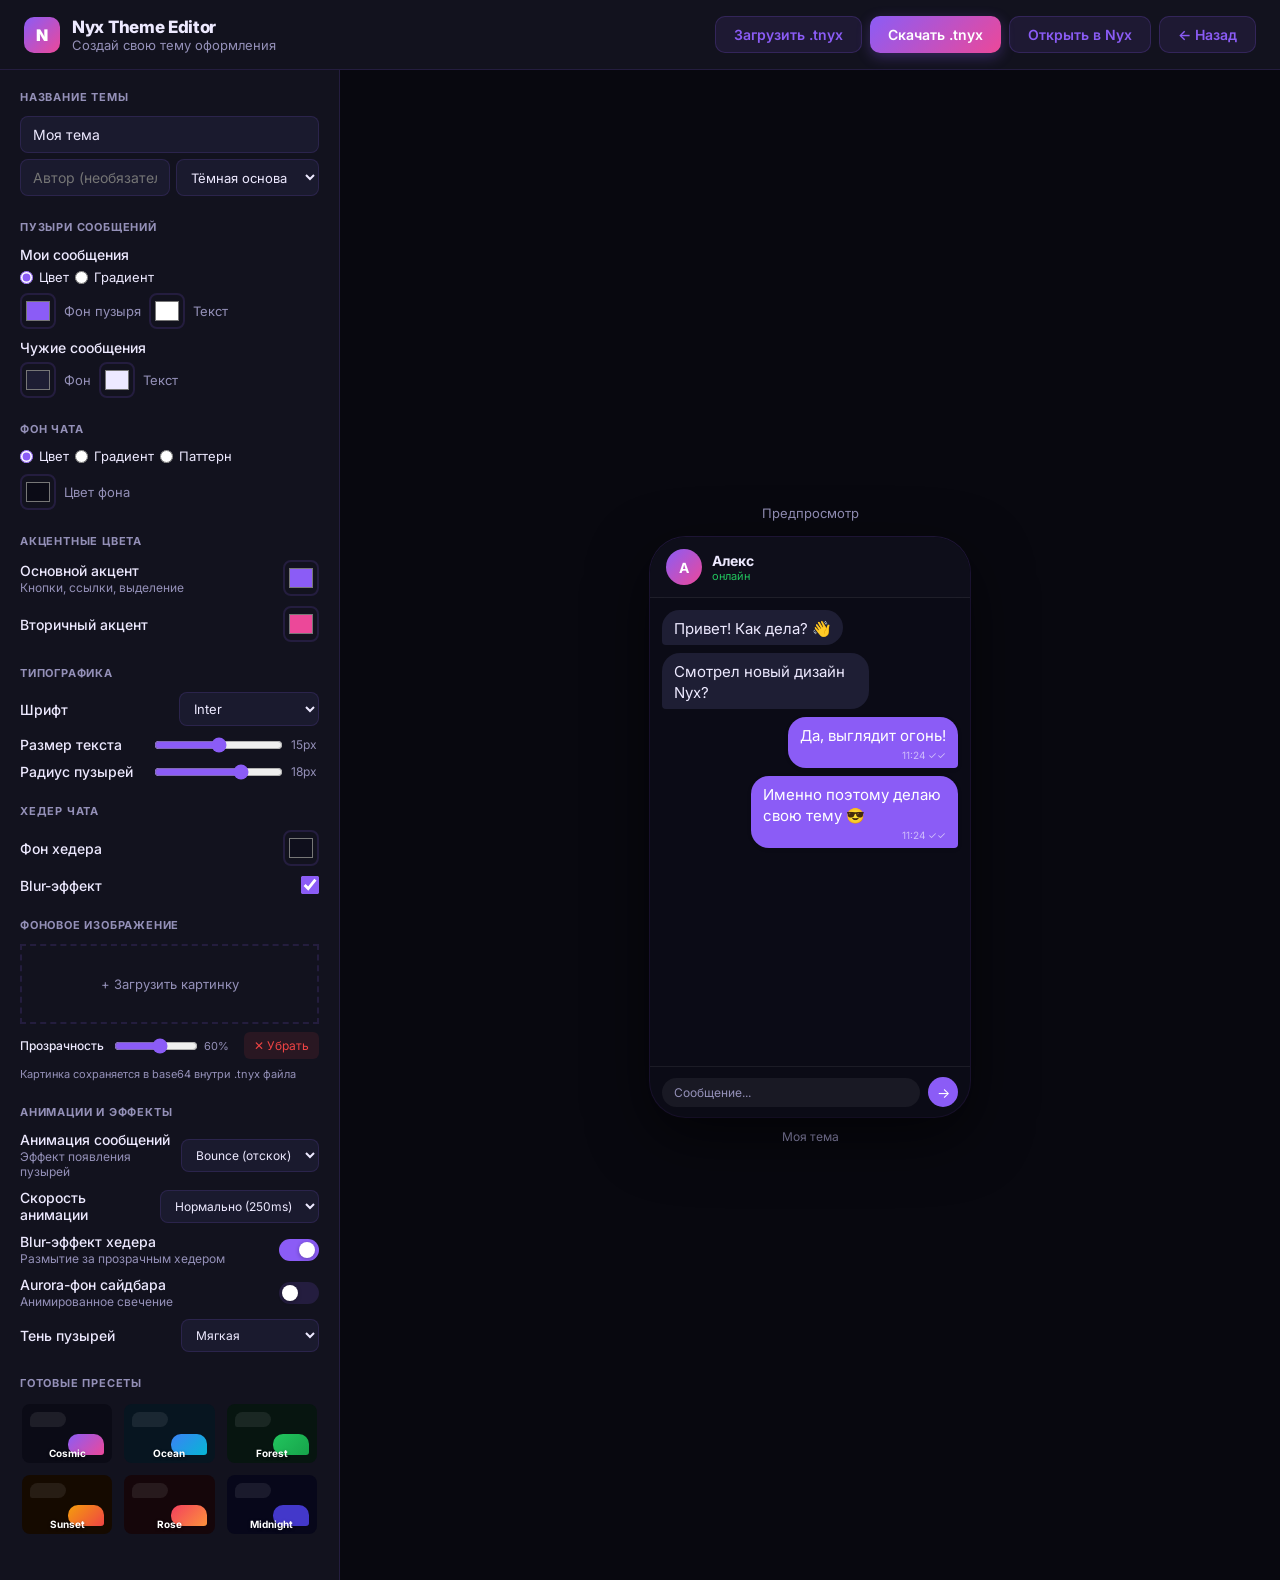
<file: theme-editor.html>
<!DOCTYPE html>
<html lang="ru">
<head>
  <meta charset="UTF-8">
  <meta name="viewport" content="width=device-width, initial-scale=1.0">
  <title>Nyx Theme Editor</title>
  <link rel="icon" type="image/png" href="assets/icon-192.png">
  <style>
    @import url('https://fonts.googleapis.com/css2?family=Inter:wght@400;500;600;700;800;900&display=swap');
    *,*::before,*::after{box-sizing:border-box;margin:0;padding:0}
    :root{
      --violet:#8b5cf6;--pink:#ec4899;
      --gradient:linear-gradient(135deg,#8b5cf6,#ec4899);
      --bg:#08080f;--panel:#12121e;--elevated:#1a1a2e;
      --border:rgba(139,92,246,0.15);--text:#ede9ff;--muted:#9490b8;
      --success:#22c55e;
    }
    body{font-family:'Inter',sans-serif;background:var(--bg);color:var(--text);min-height:100vh;-webkit-font-smoothing:antialiased;display:flex;flex-direction:column;}
    input,textarea,select{font-family:'Inter',sans-serif;}
    button{cursor:pointer;font-family:'Inter',sans-serif;}

    /* Header */
    .header{display:flex;align-items:center;gap:12px;padding:16px 24px;border-bottom:1px solid var(--border);background:var(--panel);position:sticky;top:0;z-index:10;}
    .header-logo{width:36px;height:36px;border-radius:10px;background:var(--gradient);display:flex;align-items:center;justify-content:center;font-size:16px;font-weight:900;color:#fff;}
    .header-title{font-size:17px;font-weight:800;letter-spacing:-0.3px;}
    .header-sub{font-size:13px;color:var(--muted);}
    .header-actions{margin-left:auto;display:flex;gap:8px;}
    .btn{padding:9px 18px;border-radius:10px;font-size:14px;font-weight:600;border:none;cursor:pointer;transition:all 0.15s;font-family:'Inter',sans-serif;}
    .btn-primary{background:var(--gradient);color:#fff;box-shadow:0 4px 14px rgba(139,92,246,0.3);}
    .btn-primary:hover{transform:translateY(-1px);}
    .btn-secondary{background:rgba(139,92,246,0.1);color:var(--violet);border:1.5px solid rgba(139,92,246,0.2);}
    .btn-secondary:hover{background:rgba(139,92,246,0.18);}
    .btn-danger{background:rgba(239,68,68,0.1);color:#ef4444;border:1.5px solid rgba(239,68,68,0.2);}

    /* Layout */
    .editor-layout{display:flex;flex:1;overflow:hidden;}
    .editor-panel{width:340px;min-width:340px;background:var(--panel);border-right:1px solid var(--border);overflow-y:auto;padding:20px;}
    .preview-panel{flex:1;display:flex;align-items:center;justify-content:center;padding:40px;background:var(--bg);}

    /* Controls */
    .section{margin-bottom:24px;}
    .section-title{font-size:11px;font-weight:700;color:var(--muted);text-transform:uppercase;letter-spacing:0.8px;margin-bottom:12px;}
    .control-row{display:flex;align-items:center;justify-content:space-between;margin-bottom:10px;gap:10px;}
    .control-label{font-size:14px;font-weight:500;}
    .control-sub{font-size:12px;color:var(--muted);margin-top:1px;}
    
    input[type="color"]{width:36px;height:36px;border-radius:8px;border:2px solid var(--border);cursor:pointer;background:none;padding:2px;}
    input[type="range"]{accent-color:var(--violet);cursor:pointer;width:100%;}
    select{background:var(--elevated);border:1.5px solid var(--border);border-radius:8px;padding:7px 10px;font-size:13px;color:var(--text);cursor:pointer;}
    select:focus{outline:none;border-color:var(--violet);}
    input[type="text"]{width:100%;background:var(--elevated);border:1.5px solid var(--border);border-radius:8px;padding:9px 12px;font-size:14px;color:var(--text);}
    input[type="text"]:focus{outline:none;border-color:var(--violet);}

    /* Gradient builder */
    .gradient-stops{display:flex;gap:6px;flex-wrap:wrap;}
    .gradient-stop{display:flex;align-items:center;gap:6px;background:var(--elevated);padding:6px 10px;border-radius:8px;border:1px solid var(--border);}
    
    /* Pattern grid */
    .pattern-grid{display:grid;grid-template-columns:repeat(4,1fr);gap:6px;}
    .pattern-btn{height:40px;border-radius:8px;cursor:pointer;border:2px solid transparent;transition:all 0.15s;overflow:hidden;position:relative;}
    .pattern-btn.active,.pattern-btn:hover{border-color:var(--violet);}
    .pattern-btn-inner{width:100%;height:100%;background:var(--elevated);}

    /* Preview phone */
    .preview-phone{width:320px;height:580px;background:#0b0b16;border-radius:36px;overflow:hidden;box-shadow:0 20px 60px rgba(0,0,0,0.6),0 0 0 1px rgba(139,92,246,0.2);display:flex;flex-direction:column;position:relative;}
    .preview-header{padding:12px 16px;display:flex;align-items:center;gap:10px;border-bottom:1px solid rgba(255,255,255,0.07);}
    .preview-avatar{width:36px;height:36px;border-radius:50%;flex-shrink:0;}
    .preview-name{font-size:14px;font-weight:700;color:#ede9ff;}
    .preview-status{font-size:11px;color:#9490b8;}
    .preview-messages{flex:1;padding:12px;overflow:hidden;display:flex;flex-direction:column;gap:8px;position:relative;}
    .preview-bg{position:absolute;inset:0;}
    .preview-msg{position:relative;z-index:1;max-width:70%;padding:8px 12px 6px;border-radius:14px;font-size:13px;line-height:1.4;}
    .preview-msg.them{background:rgba(255,255,255,0.07);color:#ede9ff;border-radius:14px 14px 14px 4px;align-self:flex-start;}
    .preview-msg.me{color:#fff;border-radius:14px 14px 4px 14px;align-self:flex-end;}
    .preview-time{font-size:10px;opacity:0.6;text-align:right;margin-top:2px;}
    .preview-input{padding:10px 12px;border-top:1px solid rgba(255,255,255,0.07);display:flex;gap:8px;align-items:center;}
    .preview-input-box{flex:1;background:rgba(255,255,255,0.06);border-radius:16px;padding:7px 12px;font-size:12px;color:#9490b8;}
    .preview-send{width:30px;height:30px;border-radius:50%;display:flex;align-items:center;justify-content:center;font-size:14px;}

    /* Theme library */
    .theme-library{display:grid;grid-template-columns:repeat(3,1fr);gap:8px;margin-bottom:16px;}
    .theme-card{border-radius:10px;overflow:hidden;cursor:pointer;border:2px solid transparent;transition:all 0.15s;aspect-ratio:1.5;}
    .theme-card:hover,.theme-card.active{border-color:var(--violet);}
    .theme-card-inner{width:100%;height:100%;position:relative;}
    .theme-card-label{position:absolute;bottom:4px;left:0;right:0;text-align:center;font-size:10px;font-weight:700;color:#fff;text-shadow:0 1px 3px rgba(0,0,0,0.5);}

    /* Toast */
    #te-toast{position:fixed;bottom:24px;left:50%;transform:translateX(-50%);background:rgba(15,10,30,0.95);color:#ede9ff;padding:11px 22px;border-radius:40px;font-size:14px;font-weight:500;box-shadow:0 8px 32px rgba(0,0,0,0.4);border:1px solid rgba(139,92,246,0.2);display:none;z-index:9999;}

    @media(max-width:700px){
      .editor-panel{width:100%;min-width:unset;}
      .preview-panel{display:none;}
      .editor-layout{flex-direction:column;}
    }
  </style>
</head>
<body>
<div id="te-toast"></div>

<header class="header">
  <div class="header-logo">N</div>
  <div>
    <div class="header-title">Nyx Theme Editor</div>
    <div class="header-sub">Создай свою тему оформления</div>
  </div>
  <div class="header-actions">
    <input type="file" id="load-theme-input" accept=".tnyx" hidden onchange="loadTheme(event)">
    <button class="btn btn-secondary" onclick="document.getElementById('load-theme-input').click()">Загрузить .tnyx</button>
    <button class="btn btn-primary" onclick="exportTheme()">Скачать .tnyx</button>
    <button class="btn btn-secondary" onclick="openInNyx()">Открыть в Nyx</button>
    <a href="index.html" class="btn btn-secondary" style="text-decoration:none;">← Назад</a>
  </div>
</header>

<div class="editor-layout">
  <!-- Controls -->
  <aside class="editor-panel">

    <!-- Theme name -->
    <div class="section">
      <div class="section-title">Название темы</div>
      <input type="text" id="theme-name" value="Моя тема" placeholder="Название...">
      <div style="display:flex;gap:6px;margin-top:6px;flex-wrap:wrap;">
        <input type="text" id="theme-author" placeholder="Автор (необязательно)" style="flex:1;">
        <select id="theme-base" onchange="updatePreview()">
          <option value="dark">Тёмная основа</option>
          <option value="light">Светлая основа</option>
        </select>
      </div>
    </div>

    <!-- Bubble colors -->
    <div class="section">
      <div class="section-title">Пузыри сообщений</div>
      
      <div style="margin-bottom:10px;">
        <div class="control-label" style="margin-bottom:6px;">Мои сообщения</div>
        <div style="display:flex;gap:6px;align-items:center;">
          <label style="display:flex;align-items:center;gap:6px;font-size:13px;cursor:pointer;">
            <input type="radio" name="own-type" value="solid" onchange="toggleGradient('own',false)" checked style="accent-color:var(--violet)"> Цвет
          </label>
          <label style="display:flex;align-items:center;gap:6px;font-size:13px;cursor:pointer;">
            <input type="radio" name="own-type" value="gradient" onchange="toggleGradient('own',true)" style="accent-color:var(--violet)"> Градиент
          </label>
        </div>
        <div id="own-solid-controls" style="display:flex;align-items:center;gap:8px;margin-top:8px;">
          <input type="color" id="own-bubble-color" value="#8b5cf6" oninput="updatePreview()">
          <span style="font-size:13px;color:var(--muted);">Фон пузыря</span>
          <input type="color" id="own-text-color" value="#ffffff" oninput="updatePreview()">
          <span style="font-size:13px;color:var(--muted);">Текст</span>
        </div>
        <div id="own-gradient-controls" style="display:none;gap:8px;margin-top:8px;align-items:center;">
          <input type="color" id="own-grad-from" value="#8b5cf6" oninput="updatePreview()">
          <span style="font-size:13px;color:var(--muted);">→</span>
          <input type="color" id="own-grad-to" value="#ec4899" oninput="updatePreview()">
          <select id="own-grad-dir" onchange="updatePreview()" style="font-size:12px;padding:5px 8px;">
            <option value="135deg">↘ Диаг.</option>
            <option value="90deg">→ Горизонт.</option>
            <option value="180deg">↓ Вертикальный</option>
          </select>
        </div>
      </div>

      <div>
        <div class="control-label" style="margin-bottom:6px;">Чужие сообщения</div>
        <div style="display:flex;align-items:center;gap:8px;margin-top:4px;">
          <input type="color" id="them-bubble-color" value="#1e1e34" oninput="updatePreview()">
          <span style="font-size:13px;color:var(--muted);">Фон</span>
          <input type="color" id="them-text-color" value="#ede9ff" oninput="updatePreview()">
          <span style="font-size:13px;color:var(--muted);">Текст</span>
        </div>
      </div>
    </div>

    <!-- Chat background -->
    <div class="section">
      <div class="section-title">Фон чата</div>
      <div style="display:flex;gap:6px;flex-wrap:wrap;margin-bottom:10px;">
        <label style="display:flex;align-items:center;gap:6px;font-size:13px;cursor:pointer;">
          <input type="radio" name="bg-type" value="solid" onchange="updateBgControls('solid')" checked style="accent-color:var(--violet)"> Цвет
        </label>
        <label style="display:flex;align-items:center;gap:6px;font-size:13px;cursor:pointer;">
          <input type="radio" name="bg-type" value="gradient" onchange="updateBgControls('gradient')" style="accent-color:var(--violet)"> Градиент
        </label>
        <label style="display:flex;align-items:center;gap:6px;font-size:13px;cursor:pointer;">
          <input type="radio" name="bg-type" value="pattern" onchange="updateBgControls('pattern')" style="accent-color:var(--violet)"> Паттерн
        </label>
      </div>
      <div id="bg-solid-ctrl" style="display:flex;align-items:center;gap:8px;">
        <input type="color" id="chat-bg-color" value="#0b0b16" oninput="updatePreview()">
        <span style="font-size:13px;color:var(--muted);">Цвет фона</span>
      </div>
      <div id="bg-gradient-ctrl" style="display:none;align-items:center;gap:8px;">
        <input type="color" id="chat-bg-from" value="#0b0b16" oninput="updatePreview()">
        <span style="font-size:13px;color:var(--muted);">→</span>
        <input type="color" id="chat-bg-to" value="#1a0a3a" oninput="updatePreview()">
        <select id="chat-bg-dir" onchange="updatePreview()" style="font-size:12px;padding:5px 8px;">
          <option value="135deg">↘</option><option value="180deg">↓</option><option value="90deg">→</option>
        </select>
      </div>
      <div id="bg-pattern-ctrl" style="display:none;">
        <div class="pattern-grid" id="pattern-grid"></div>
        <div style="display:flex;align-items:center;gap:8px;margin-top:8px;">
          <input type="color" id="pattern-color" value="rgba(139,92,246,0.08)" oninput="updatePreview()">
          <span style="font-size:13px;color:var(--muted);">Цвет паттерна</span>
          <input type="range" id="pattern-opacity" min="1" max="30" value="8" oninput="updatePreview()" style="width:80px;">
        </div>
      </div>
    </div>

    <!-- Accent colors -->
    <div class="section">
      <div class="section-title">Акцентные цвета</div>
      <div class="control-row">
        <div><div class="control-label">Основной акцент</div><div class="control-sub">Кнопки, ссылки, выделение</div></div>
        <input type="color" id="accent-color" value="#8b5cf6" oninput="updatePreview()">
      </div>
      <div class="control-row">
        <div><div class="control-label">Вторичный акцент</div></div>
        <input type="color" id="accent2-color" value="#ec4899" oninput="updatePreview()">
      </div>
    </div>

    <!-- Typography -->
    <div class="section">
      <div class="section-title">Типографика</div>
      <div class="control-row">
        <div class="control-label">Шрифт</div>
        <select id="font-family" onchange="updatePreview()">
          <option value="Inter">Inter</option>
          <option value="system-ui">System UI</option>
          <option value="'JetBrains Mono'">JetBrains Mono</option>
          <option value="Georgia">Georgia (Serif)</option>
        </select>
      </div>
      <div class="control-row">
        <div class="control-label">Размер текста</div>
        <div style="display:flex;align-items:center;gap:8px;">
          <input type="range" id="font-size" min="12" max="18" value="15" oninput="updateFontSize(this.value)">
          <span id="font-size-label" style="font-size:12px;color:var(--muted);min-width:28px;">15px</span>
        </div>
      </div>
      <div class="control-row">
        <div class="control-label">Радиус пузырей</div>
        <div style="display:flex;align-items:center;gap:8px;">
          <input type="range" id="bubble-radius" min="4" max="24" value="18" oninput="updatePreview()">
          <span id="radius-label" style="font-size:12px;color:var(--muted);min-width:28px;">18px</span>
        </div>
      </div>
    </div>

    <!-- Header -->
    <div class="section">
      <div class="section-title">Хедер чата</div>
      <div class="control-row">
        <div class="control-label">Фон хедера</div>
        <input type="color" id="header-color" value="#0f0f1c" oninput="updatePreview()">
      </div>
      <div class="control-row">
        <div class="control-label">Blur-эффект</div>
        <input type="checkbox" id="header-blur" checked onchange="updatePreview()" style="accent-color:var(--violet);width:18px;height:18px;cursor:pointer;">
      </div>
    </div>


    <!-- Background image -->
    <div class="section">
      <div class="section-title">Фоновое изображение</div>
      <div style="display:flex;flex-direction:column;gap:8px;">
        <label style="display:flex;align-items:center;justify-content:center;height:80px;border:2px dashed var(--border);border-radius:var(--r-md);cursor:pointer;font-size:13px;color:var(--muted);transition:all 0.15s;gap:8px;"
          id="bg-image-label" onmouseover="this.style.borderColor='var(--violet)'" onmouseout="this.style.borderColor='var(--border)'">
          <input type="file" id="bg-image-input" accept="image/*" hidden onchange="loadBgImage(event)">
          <span id="bg-image-status">+ Загрузить картинку</span>
        </label>
        <div style="display:flex;gap:8px;">
          <div class="control-row" style="flex:1;margin-bottom:0;">
            <div><div class="control-label" style="font-size:12px;">Прозрачность</div></div>
            <div style="display:flex;align-items:center;gap:6px;">
              <input type="range" id="bg-image-opacity" min="10" max="100" value="60" oninput="updatePreview();document.getElementById('bg-img-opacity-val').textContent=this.value+'%'">
              <span id="bg-img-opacity-val" style="font-size:11px;color:var(--muted);min-width:32px;">60%</span>
            </div>
          </div>
          <button onclick="clearBgImage()" style="padding:6px 10px;font-size:12px;background:rgba(239,68,68,0.1);color:#ef4444;border:none;border-radius:6px;cursor:pointer;flex-shrink:0;">✕ Убрать</button>
        </div>
        <div style="font-size:11px;color:var(--muted);">Картинка сохраняется в base64 внутри .tnyx файла</div>
      </div>
    </div>

    <!-- Animations & Effects -->
    <div class="section">
      <div class="section-title">Анимации и эффекты</div>
      
      <div class="control-row">
        <div><div class="control-label">Анимация сообщений</div><div class="control-sub">Эффект появления пузырей</div></div>
        <select id="msg-animation" onchange="updatePreview()" style="font-size:12px;">
          <option value="bounce">Bounce (отскок)</option>
          <option value="slide">Slide (сбоку)</option>
          <option value="fade">Fade (плавно)</option>
          <option value="scale">Scale (масштаб)</option>
          <option value="none">Без анимации</option>
        </select>
      </div>

      <div class="control-row">
        <div><div class="control-label">Скорость анимации</div></div>
        <select id="anim-speed" onchange="updatePreview()" style="font-size:12px;">
          <option value="fast">Быстро (150ms)</option>
          <option value="normal" selected>Нормально (250ms)</option>
          <option value="slow">Медленно (400ms)</option>
        </select>
      </div>

      <div class="control-row">
        <div><div class="control-label">Blur-эффект хедера</div><div class="control-sub">Размытие за прозрачным хедером</div></div>
        <label style="position:relative;display:inline-block;width:40px;height:22px;cursor:pointer;">
          <input type="checkbox" id="header-blur-effect" checked onchange="updatePreview()" style="opacity:0;width:0;height:0;">
          <span id="blur-track" style="position:absolute;inset:0;border-radius:22px;background:var(--violet);transition:0.2s;"></span>
          <span id="blur-thumb" style="position:absolute;top:3px;left:20px;width:16px;height:16px;border-radius:50%;background:#fff;transition:0.2s;box-shadow:0 1px 4px rgba(0,0,0,0.3);"></span>
        </label>
      </div>

      <div class="control-row">
        <div><div class="control-label">Aurora-фон сайдбара</div><div class="control-sub">Анимированное свечение</div></div>
        <label style="position:relative;display:inline-block;width:40px;height:22px;cursor:pointer;">
          <input type="checkbox" id="aurora-effect" onchange="updatePreview()" style="opacity:0;width:0;height:0;">
          <span id="aurora-track" style="position:absolute;inset:0;border-radius:22px;background:var(--border);transition:0.2s;"></span>
          <span id="aurora-thumb" style="position:absolute;top:3px;left:3px;width:16px;height:16px;border-radius:50%;background:#fff;transition:0.2s;box-shadow:0 1px 4px rgba(0,0,0,0.3);"></span>
        </label>
      </div>

      <div class="control-row">
        <div><div class="control-label">Тень пузырей</div></div>
        <select id="bubble-shadow" onchange="updatePreview()" style="font-size:12px;">
          <option value="none">Без тени</option>
          <option value="sm" selected>Мягкая</option>
          <option value="md">Средняя</option>
          <option value="glow">Glow (свечение)</option>
        </select>
      </div>
    </div>

    <!-- Preset themes -->
    <div class="section">
      <div class="section-title">Готовые пресеты</div>
      <div class="theme-library" id="preset-library"></div>
    </div>

  </aside>

  <!-- Preview -->
  <div class="preview-panel">
    <div>
      <div style="text-align:center;margin-bottom:16px;font-size:13px;color:var(--muted);">Предпросмотр</div>
      <div class="preview-phone" id="preview-phone">
        <div class="preview-header" id="preview-header">
          <div class="preview-avatar" style="background:linear-gradient(135deg,#8b5cf6,#ec4899);">
            <div style="width:100%;height:100%;display:flex;align-items:center;justify-content:center;font-size:14px;font-weight:700;color:#fff;">A</div>
          </div>
          <div>
            <div class="preview-name">Алекс</div>
            <div class="preview-status" style="color:#22c55e;">онлайн</div>
          </div>
        </div>
        <div class="preview-messages" id="preview-messages">
          <div class="preview-bg" id="preview-bg"></div>
          <div class="preview-msg them" id="pm-them1">Привет! Как дела? 👋</div>
          <div class="preview-msg them" id="pm-them2">Смотрел новый дизайн Nyx?</div>
          <div class="preview-msg me" id="pm-me1">Да, выглядит огонь!<div class="preview-time">11:24 ✓✓</div></div>
          <div class="preview-msg me" id="pm-me2">Именно поэтому делаю свою тему 😎<div class="preview-time">11:24 ✓✓</div></div>
        </div>
        <div class="preview-input" id="preview-input">
          <div class="preview-input-box">Сообщение...</div>
          <div class="preview-send" id="preview-send">→</div>
        </div>
      </div>
      <div style="text-align:center;margin-top:12px;font-size:12px;color:var(--muted);" id="theme-name-display">Моя тема</div>
    </div>
  </div>
</div>

<script>
// ---- State ----
const PATTERNS = [
  { id:'none', label:'Нет', bg:'var(--elevated)' },
  { id:'dots', label:'Точки', fn: (c,o) => `radial-gradient(circle,${c} 1px,transparent 1px)`, size:'24px 24px' },
  { id:'grid', label:'Сетка', fn: (c,o) => `linear-gradient(${c} 1px,transparent 1px),linear-gradient(90deg,${c} 1px,transparent 1px)`, size:'24px 24px' },
  { id:'diagonal', label:'Диаг.', fn: (c,o) => `repeating-linear-gradient(45deg,${c},${c} 1px,transparent 1px,transparent 14px)`, size:'auto' },
  { id:'waves', label:'Волны', fn: (c,o) => `repeating-radial-gradient(circle at 50% 50%,transparent 10px,${c} 10px,${c} 11px,transparent 11px)`, size:'40px 40px' },
  { id:'hexagons', label:'Звёзды', fn: (c,o) => `radial-gradient(circle at 25% 25%,${c} 2px,transparent 2px),radial-gradient(circle at 75% 75%,${c} 2px,transparent 2px)`, size:'20px 20px' },
  { id:'mesh', label:'Сетка2', fn: (c,o) => `linear-gradient(${c} 2px,transparent 2px),linear-gradient(90deg,${c} 2px,transparent 2px)`, size:'40px 40px' },
  { id:'circles', label:'Круги', fn: (c,o) => `radial-gradient(circle,transparent 8px,${c} 8px,${c} 9px,transparent 9px)`, size:'24px 24px' },
];

const PRESETS = [
  { name:'Cosmic', ownFrom:'#8b5cf6',ownTo:'#ec4899',ownType:'gradient',bgColor:'#0b0b16',patternId:'dots',accent:'#8b5cf6',accent2:'#ec4899' },
  { name:'Ocean', ownFrom:'#3b82f6',ownTo:'#06b6d4',ownType:'gradient',bgColor:'#071520',patternId:'none',accent:'#3b82f6',accent2:'#06b6d4' },
  { name:'Forest', ownFrom:'#22c55e',ownTo:'#16a34a',ownType:'gradient',bgColor:'#071510',patternId:'dots',accent:'#22c55e',accent2:'#16a34a' },
  { name:'Sunset', ownFrom:'#f59e0b',ownTo:'#ef4444',ownType:'gradient',bgColor:'#150a00',patternId:'none',accent:'#f59e0b',accent2:'#ef4444' },
  { name:'Rose', ownFrom:'#f43f5e',ownTo:'#fb923c',ownType:'gradient',bgColor:'#15060a',patternId:'none',accent:'#f43f5e',accent2:'#fb923c' },
  { name:'Midnight', ownColor:'#4338ca',ownType:'solid',bgColor:'#07071a',patternId:'grid',accent:'#6366f1',accent2:'#4338ca' },
];

let currentPattern = 'none';
let bgType = 'solid';


let bgImageBase64 = null;

function loadBgImage(event) {
  const file = event.target.files[0];
  if (!file) return;
  if (file.size > 2 * 1024 * 1024) { alert('Файл слишком большой (макс 2MB)'); return; }
  const reader = new FileReader();
  reader.onload = e => {
    bgImageBase64 = e.target.result;
    document.getElementById('bg-image-status').textContent = '✓ ' + file.name;
    document.getElementById('bg-image-label').style.borderColor = 'var(--violet)';
    document.getElementById('bg-image-label').style.background = 'rgba(139,92,246,0.06)';
    updatePreview();
  };
  reader.readAsDataURL(file);
}

function clearBgImage() {
  bgImageBase64 = null;
  document.getElementById('bg-image-status').textContent = '+ Загрузить картинку';
  document.getElementById('bg-image-label').style.borderColor = 'var(--border)';
  document.getElementById('bg-image-label').style.background = '';
  document.getElementById('bg-image-input').value = '';
  updatePreview();
}

function initAnimToggles() {
  const setupToggle = (checkId, trackId, thumbId) => {
    const check = document.getElementById(checkId);
    const track = document.getElementById(trackId);
    const thumb = document.getElementById(thumbId);
    if (!check || !track || !thumb) return;
    check.onchange = () => {
      track.style.background = check.checked ? 'var(--violet)' : 'var(--border)';
      thumb.style.left = check.checked ? '20px' : '3px';
      updatePreview();
    };
    // init
    track.style.background = check.checked ? 'var(--violet)' : 'var(--border)';
    thumb.style.left = check.checked ? '20px' : '3px';
  };
  setupToggle('header-blur-effect', 'blur-track', 'blur-thumb');
  setupToggle('aurora-effect', 'aurora-track', 'aurora-thumb');
}

// ---- Init ----
function init() {
  buildPatternGrid();
  buildPresets();
  updatePreview();
  initAnimToggles();
  document.getElementById('theme-name').addEventListener('input', () => {
    document.getElementById('theme-name-display').textContent = document.getElementById('theme-name').value || 'Без названия';
    updatePreview();
  });
  document.getElementById('bubble-radius').addEventListener('input', e => {
    document.getElementById('radius-label').textContent = e.target.value + 'px';
    updatePreview();
  });
}

function buildPatternGrid() {
  const grid = document.getElementById('pattern-grid');
  PATTERNS.forEach(p => {
    const btn = document.createElement('button');
    btn.className = 'pattern-btn' + (p.id === 'none' ? ' active' : '');
    btn.title = p.label;
    btn.innerHTML = `<div class="pattern-btn-inner" style="${p.id !== 'none' && p.fn ? getPatternStyle(p, 'rgba(139,92,246,0.3)') : ''}"></div><div style="position:absolute;bottom:2px;left:0;right:0;text-align:center;font-size:9px;color:var(--muted);">${p.label}</div>`;
    btn.onclick = () => {
      document.querySelectorAll('.pattern-btn').forEach(b => b.classList.remove('active'));
      btn.classList.add('active');
      currentPattern = p.id;
      updatePreview();
    };
    grid.appendChild(btn);
  });
}

function getPatternStyle(p, color) {
  if (!p.fn) return '';
  const bg = p.fn(color, 0.1);
  return `background-image:${bg};background-size:${p.size || '24px 24px'};`;
}

function buildPresets() {
  const lib = document.getElementById('preset-library');
  PRESETS.forEach(p => {
    const card = document.createElement('div');
    card.className = 'theme-card';
    const gradient = p.ownType === 'gradient' ? `linear-gradient(135deg,${p.ownFrom},${p.ownTo})` : p.ownColor;
    card.innerHTML = `
      <div class="theme-card-inner" style="background:${p.bgColor};">
        <div style="position:absolute;bottom:8px;right:8px;width:40%;height:35%;border-radius:10px 10px 3px 10px;background:${gradient};"></div>
        <div style="position:absolute;top:8px;left:8px;width:40%;height:25%;border-radius:10px 10px 10px 3px;background:rgba(255,255,255,0.08);"></div>
        <div class="theme-card-label">${p.name}</div>
      </div>`;
    card.onclick = () => applyPreset(p);
    lib.appendChild(card);
  });
}

function applyPreset(p) {
  if (p.ownType === 'gradient') {
    document.querySelector('input[name="own-type"][value="gradient"]').checked = true;
    toggleGradient('own', true);
    document.getElementById('own-grad-from').value = p.ownFrom;
    document.getElementById('own-grad-to').value = p.ownTo;
  } else {
    document.querySelector('input[name="own-type"][value="solid"]').checked = true;
    toggleGradient('own', false);
    document.getElementById('own-bubble-color').value = p.ownColor;
  }
  document.getElementById('chat-bg-color').value = p.bgColor;
  document.getElementById('accent-color').value = p.accent;
  document.getElementById('accent2-color').value = p.accent2;
  bgType = 'solid';
  document.querySelector('input[name="bg-type"][value="solid"]').checked = true;
  updateBgControls('solid');
  if (p.patternId && p.patternId !== 'none') {
    bgType = 'pattern';
    document.querySelector('input[name="bg-type"][value="pattern"]').checked = true;
    updateBgControls('pattern');
    currentPattern = p.patternId;
    document.querySelectorAll('.pattern-btn').forEach((b, i) => {
      b.classList.toggle('active', PATTERNS[i].id === p.patternId);
    });
  }
  updatePreview();
}

function toggleGradient(which, isGrad) {
  document.getElementById(`${which}-solid-controls`).style.display = isGrad ? 'none' : 'flex';
  document.getElementById(`${which}-gradient-controls`).style.display = isGrad ? 'flex' : 'none';
  updatePreview();
}

function updateBgControls(type) {
  bgType = type;
  document.getElementById('bg-solid-ctrl').style.display = type === 'solid' ? 'flex' : 'none';
  document.getElementById('bg-gradient-ctrl').style.display = type === 'gradient' ? 'flex' : 'none';
  document.getElementById('bg-pattern-ctrl').style.display = type === 'pattern' ? 'block' : 'none';
  updatePreview();
}

function updateFontSize(val) {
  document.getElementById('font-size-label').textContent = val + 'px';
  updatePreview();
}

// ---- Get current theme object ----
function getTheme() {
  const ownIsGrad = document.querySelector('input[name="own-type"]:checked').value === 'gradient';
  const patternObj = PATTERNS.find(p => p.id === currentPattern) || PATTERNS[0];
  const patternColor = document.getElementById('pattern-color')?.value || 'rgba(139,92,246,0.1)';
  
  return {
    version: '1.0',
    name: document.getElementById('theme-name').value || 'Без названия',
    author: document.getElementById('theme-author').value || '',
    base: document.getElementById('theme-base').value,
    bubbles: {
      own: {
        type: ownIsGrad ? 'gradient' : 'solid',
        color: document.getElementById('own-bubble-color').value,
        gradFrom: document.getElementById('own-grad-from').value,
        gradTo: document.getElementById('own-grad-to').value,
        gradDir: document.getElementById('own-grad-dir').value,
        textColor: document.getElementById('own-text-color').value,
      },
      them: {
        color: document.getElementById('them-bubble-color').value,
        textColor: document.getElementById('them-text-color').value,
      },
    },
    chatBg: {
      type: bgType,
      color: document.getElementById('chat-bg-color').value,
      gradFrom: document.getElementById('chat-bg-from').value,
      gradTo: document.getElementById('chat-bg-to').value,
      gradDir: document.getElementById('chat-bg-dir').value,
      patternId: currentPattern,
      patternColor,
      patternOpacity: document.getElementById('pattern-opacity').value,
    },
    accent: document.getElementById('accent-color').value,
    accent2: document.getElementById('accent2-color').value,
    font: document.getElementById('font-family').value,
    fontSize: document.getElementById('font-size').value,
    bubbleRadius: document.getElementById('bubble-radius').value,
    header: {
      color: document.getElementById('header-color').value,
      blur: document.getElementById('header-blur').checked,
    },
    animations: {
      msgAnimation: document.getElementById('msg-animation')?.value || 'bounce',
      speed: document.getElementById('anim-speed')?.value || 'normal',
      headerBlur: document.getElementById('header-blur-effect')?.checked !== false,
      aurora: document.getElementById('aurora-effect')?.checked || false,
      bubbleShadow: document.getElementById('bubble-shadow')?.value || 'sm',
    },
    bgImage: bgImageBase64 || null,
    bgImageOpacity: document.getElementById('bg-image-opacity')?.value || 60,
    createdAt: new Date().toISOString(),
  };
}

// ---- Update preview ----
function updatePreview() {
  const t = getTheme();
  const phone = document.getElementById('preview-phone');
  
  // Own bubble style
  const ownBg = t.bubbles.own.type === 'gradient'
    ? `linear-gradient(${t.bubbles.own.gradDir}, ${t.bubbles.own.gradFrom}, ${t.bubbles.own.gradTo})`
    : t.bubbles.own.color;
  
  // Chat background
  let chatBg = '';
  const pc = document.getElementById('pattern-color')?.value || 'rgba(139,92,246,0.1)';
  if (t.chatBg.type === 'solid') {
    chatBg = t.chatBg.color;
  } else if (t.chatBg.type === 'gradient') {
    chatBg = `linear-gradient(${t.chatBg.gradDir}, ${t.chatBg.gradFrom}, ${t.chatBg.gradTo})`;
  } else {
    chatBg = t.chatBg.color;
  }
  
  const bg = document.getElementById('preview-bg');
  bg.style.background = chatBg;
  // Background image overlay
  if (bgImageBase64) {
    const opacity = (document.getElementById('bg-image-opacity')?.value || 60) / 100;
    bg.style.backgroundImage = '';
    bg.style.setProperty('--bg-img', `url(${bgImageBase64})`);
    // Add a pseudo-overlay via additional element
    let imgOverlay = document.getElementById('preview-bg-img');
    if (!imgOverlay) {
      imgOverlay = document.createElement('div');
      imgOverlay.id = 'preview-bg-img';
      imgOverlay.style.cssText = 'position:absolute;inset:0;background-size:cover;background-position:center;';
      bg.after(imgOverlay);
    }
    imgOverlay.style.backgroundImage = `url(${bgImageBase64})`;
    imgOverlay.style.opacity = opacity;
  } else {
    const old = document.getElementById('preview-bg-img');
    if (old) old.remove();
  }
  
  // Pattern overlay
  if (t.chatBg.type === 'pattern' && currentPattern !== 'none') {
    const patObj = PATTERNS.find(p => p.id === currentPattern);
    if (patObj?.fn) {
      const op = t.chatBg.patternOpacity / 100;
      bg.style.backgroundImage = patObj.fn(pc, op);
      bg.style.backgroundSize = patObj.size || '24px 24px';
    }
  } else {
    bg.style.backgroundImage = '';
  }
  
  // Bubbles
  ['pm-me1','pm-me2'].forEach(id => {
    const el = document.getElementById(id);
    if (el) {
      el.style.background = ownBg;
      el.style.color = t.bubbles.own.textColor;
      el.style.borderRadius = `${t.bubbleRadius}px ${t.bubbleRadius}px 4px ${t.bubbleRadius}px`;
    }
  });
  ['pm-them1','pm-them2'].forEach(id => {
    const el = document.getElementById(id);
    if (el) {
      el.style.background = t.bubbles.them.color;
      el.style.color = t.bubbles.them.textColor;
      el.style.borderRadius = `${t.bubbleRadius}px ${t.bubbleRadius}px ${t.bubbleRadius}px 4px`;
    }
  });
  
  // Animation class
  const animMap = { bounce:'msgIn', slide:'msgSlide', fade:'msgFade', scale:'msgScale', none:'' };
  const anim = document.getElementById('msg-animation')?.value || 'bounce';
  const speed = { fast:'150ms', normal:'250ms', slow:'400ms' }[document.getElementById('anim-speed')?.value || 'normal'];
  const animStyle = document.getElementById('preview-anim-style') || document.createElement('style');
  animStyle.id = 'preview-anim-style';
  animStyle.textContent = `
    @keyframes msgIn { from{opacity:0;transform:scale(0.82) translateY(10px)} to{opacity:1;transform:none} }
    @keyframes msgSlide { from{opacity:0;transform:translateX(20px)} to{opacity:1;transform:none} }
    @keyframes msgFade { from{opacity:0} to{opacity:1} }
    @keyframes msgScale { from{opacity:0;transform:scale(0.7)} to{opacity:1;transform:none} }
    .preview-msg { animation: ${animStyle.textContent.includes(animMap[anim]) || anim === 'none' ? 'none' : (animMap[anim] + ' ' + speed + ' ease')}; }
  `;
  document.head.appendChild(animStyle);

  // Bubble shadow
  const shadowMap = { none:'none', sm:'0 1px 4px rgba(0,0,0,0.12)', md:'0 3px 12px rgba(0,0,0,0.22)', glow:`0 0 16px ${t.bubbles?.own?.gradFrom || '#8b5cf6'}55` };
  const shadow = shadowMap[document.getElementById('bubble-shadow')?.value || 'sm'];
  document.querySelectorAll('.preview-msg.me').forEach(el => el.style.boxShadow = shadow);

  // Font
  phone.style.fontFamily = t.font;
  document.querySelectorAll('.preview-msg').forEach(el => el.style.fontSize = t.fontSize + 'px');
  
  // Header
  const header = document.getElementById('preview-header');
  header.style.background = t.header.blur ? `${t.header.color}cc` : t.header.color;
  header.style.backdropFilter = t.header.blur ? 'blur(12px)' : 'none';
  
  // Send button
  const sendBtn = document.getElementById('preview-send');
  sendBtn.style.background = ownBg;
  sendBtn.style.color = t.bubbles.own.textColor;
}

// ---- Export .tnyx ----
function exportTheme() {
  const t = getTheme();
  const json = JSON.stringify(t, null, 2);
  const blob = new Blob([json], {type:'application/json'});
  const a = document.createElement('a');
  a.href = URL.createObjectURL(blob);
  a.download = (t.name.replace(/[^a-zа-яё0-9_-]/gi,'_') || 'theme') + '.tnyx';
  a.click();
  toast('Тема сохранена!');
}

// ---- Load .tnyx ----
function loadTheme(event) {
  const file = event.target.files[0];
  if (!file) return;
  const reader = new FileReader();
  reader.onload = e => {
    try {
      const t = JSON.parse(e.target.result);
      applyThemeObject(t);
      toast('Тема загружена: ' + (t.name || 'без названия'));
    } catch { toast('Ошибка: неверный формат файла'); }
  };
  reader.readAsText(file);
}

function applyThemeObject(t) {
  if (t.name) { document.getElementById('theme-name').value = t.name; document.getElementById('theme-name-display').textContent = t.name; }
  if (t.author) document.getElementById('theme-author').value = t.author;
  if (t.base) document.getElementById('theme-base').value = t.base;
  if (t.bubbles?.own) {
    const o = t.bubbles.own;
    if (o.type === 'gradient') { document.querySelector('input[name="own-type"][value="gradient"]').checked = true; toggleGradient('own',true); }
    else { document.querySelector('input[name="own-type"][value="solid"]').checked = true; toggleGradient('own',false); }
    if (o.color) document.getElementById('own-bubble-color').value = o.color;
    if (o.gradFrom) document.getElementById('own-grad-from').value = o.gradFrom;
    if (o.gradTo) document.getElementById('own-grad-to').value = o.gradTo;
    if (o.textColor) document.getElementById('own-text-color').value = o.textColor;
  }
  if (t.bubbles?.them) {
    if (t.bubbles.them.color) document.getElementById('them-bubble-color').value = t.bubbles.them.color;
    if (t.bubbles.them.textColor) document.getElementById('them-text-color').value = t.bubbles.them.textColor;
  }
  if (t.chatBg) {
    const bg = t.chatBg;
    bgType = bg.type || 'solid';
    document.querySelector(`input[name="bg-type"][value="${bgType}"]`).checked = true;
    updateBgControls(bgType);
    if (bg.color) document.getElementById('chat-bg-color').value = bg.color;
    if (bg.gradFrom) document.getElementById('chat-bg-from').value = bg.gradFrom;
    if (bg.gradTo) document.getElementById('chat-bg-to').value = bg.gradTo;
    if (bg.patternId) {
      currentPattern = bg.patternId;
      document.querySelectorAll('.pattern-btn').forEach((b, i) => b.classList.toggle('active', PATTERNS[i].id === bg.patternId));
    }
  }
  if (t.accent) document.getElementById('accent-color').value = t.accent;
  if (t.accent2) document.getElementById('accent2-color').value = t.accent2;
  if (t.font) document.getElementById('font-family').value = t.font;
  if (t.fontSize) { document.getElementById('font-size').value = t.fontSize; document.getElementById('font-size-label').textContent = t.fontSize + 'px'; }
  if (t.bubbleRadius) { document.getElementById('bubble-radius').value = t.bubbleRadius; document.getElementById('radius-label').textContent = t.bubbleRadius + 'px'; }
  if (t.header) { if (t.header.color) document.getElementById('header-color').value = t.header.color; if (t.header.blur !== undefined) document.getElementById('header-blur').checked = t.header.blur; }
  updatePreview();
}

// ---- Open in Nyx ----
function openInNyx() {
  const t = getTheme();
  const json = JSON.stringify(t);
  const encoded = btoa(encodeURIComponent(json));
  const url = 'index.html?applytheme=' + encoded;
  window.open(url, '_blank');
}

function toast(msg) {
  const el = document.getElementById('te-toast');
  el.textContent = msg; el.style.display = 'block';
  setTimeout(() => el.style.display = 'none', 3000);
}

init();
</script>
</body>
</html>
</file>
